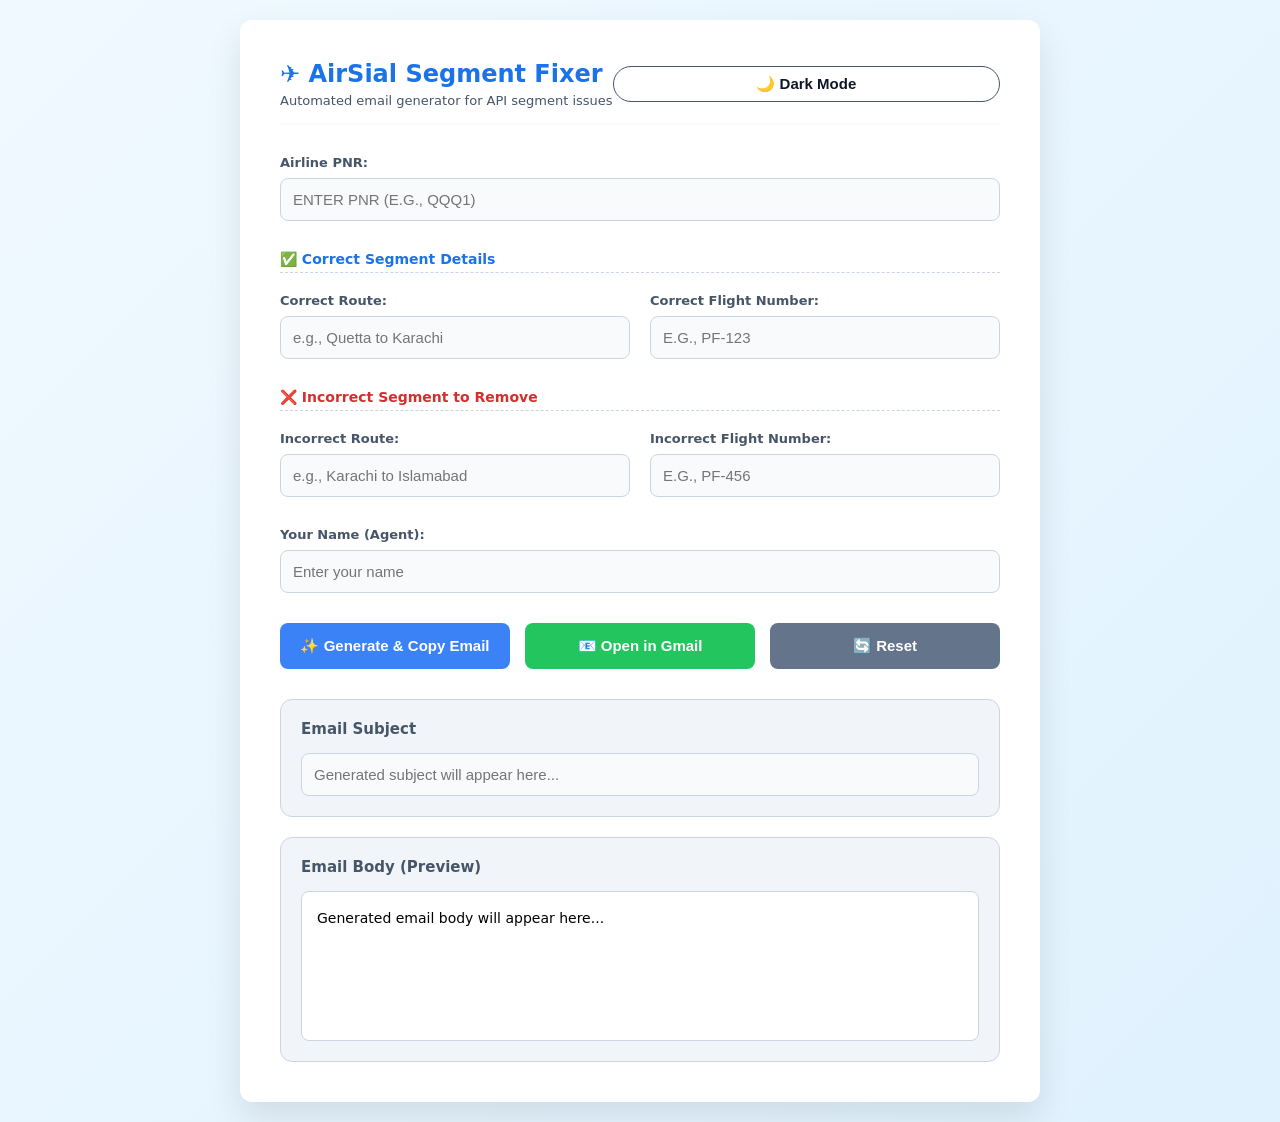
<file: AirSial Segment Fixer/index.html>
<!DOCTYPE html>
<html lang="en" data-theme="light">
<head>
  <meta charset="UTF-8">
  <meta name="viewport" content="width=device-width, initial-scale=1.0">
  <title>AirSial Segment Correction</title>
  <link rel="stylesheet" href="style.css">
</head>
<body>

<div class="container">
  <div class="header">
    <div>
      <h2 style="color: #1a73e8; margin: 0;">✈️ AirSial Segment Fixer</h2>
      <p style="font-size: 13px; color: var(--text-muted); margin-top: 5px;">Automated email generator for API segment issues</p>
    </div>
    <button class="theme-toggle" onclick="toggleTheme()">🌙 Dark Mode</button>
  </div>

  <div class="form-grid">
    <div class="full-width">
      <label>Airline PNR:</label>
      <input type="text" id="pnr" placeholder="Enter PNR (e.g., QQQ1)" style="text-transform: uppercase;">
    </div>

    <div class="section-title full-width">✅ Correct Segment Details</div>
    <div>
      <label>Correct Route:</label>
      <input type="text" id="correctRoute" placeholder="e.g., Quetta to Karachi">
    </div>
    <div>
      <label>Correct Flight Number:</label>
      <input type="text" id="correctFlight" placeholder="e.g., PF-123" style="text-transform: uppercase;">
    </div>

    <div class="section-title full-width" style="color: #d32f2f;">❌ Incorrect Segment to Remove</div>
    <div>
      <label>Incorrect Route:</label>
      <input type="text" id="wrongRoute" placeholder="e.g., Karachi to Islamabad">
    </div>
    <div>
      <label>Incorrect Flight Number:</label>
      <input type="text" id="wrongFlight" placeholder="e.g., PF-456" style="text-transform: uppercase;">
    </div>

    <div class="full-width" style="margin-top: 10px;">
      <label>Your Name (Agent):</label>
      <input type="text" id="agentName" placeholder="Enter your name">
    </div>
  </div>

  <div class="button-group">
    <button class="btn-primary" onclick="generateEmail()">✨ Generate & Copy Email</button>
    <button class="btn-success" onclick="openEmail()">📧 Open in Gmail</button>
    <button class="btn-secondary" onclick="location.reload()">🔄 Reset</button>
  </div>

  <div class="output-section">
    <div class="output-box full-width">
      <h3>Email Subject</h3>
      <input type="text" id="subject" readonly placeholder="Generated subject will appear here...">
    </div>

    <div class="output-box full-width">
      <h3>Email Body (Preview)</h3>
      <div id="body" class="rich-text-box">Generated email body will appear here...</div>
    </div>
  </div>

</div>

<script src="script.js"></script>
</body>
</html>
</file>
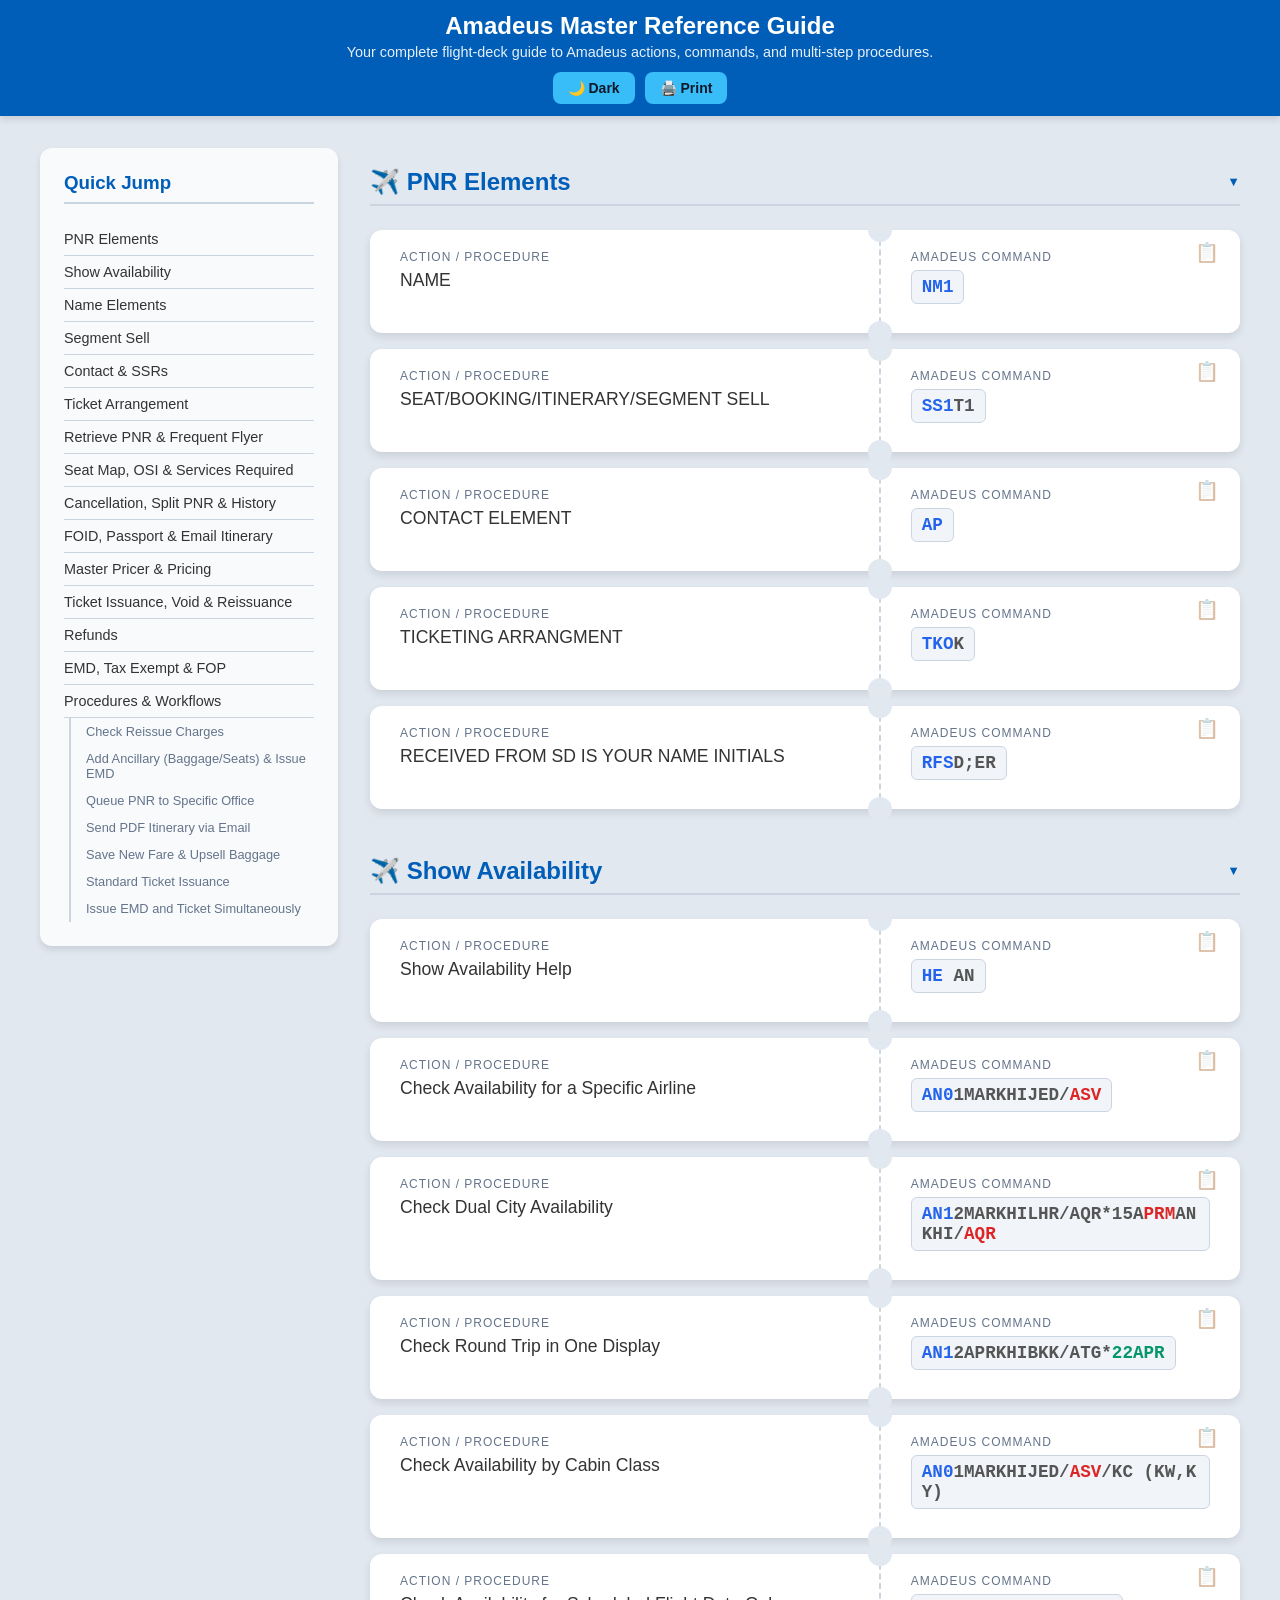
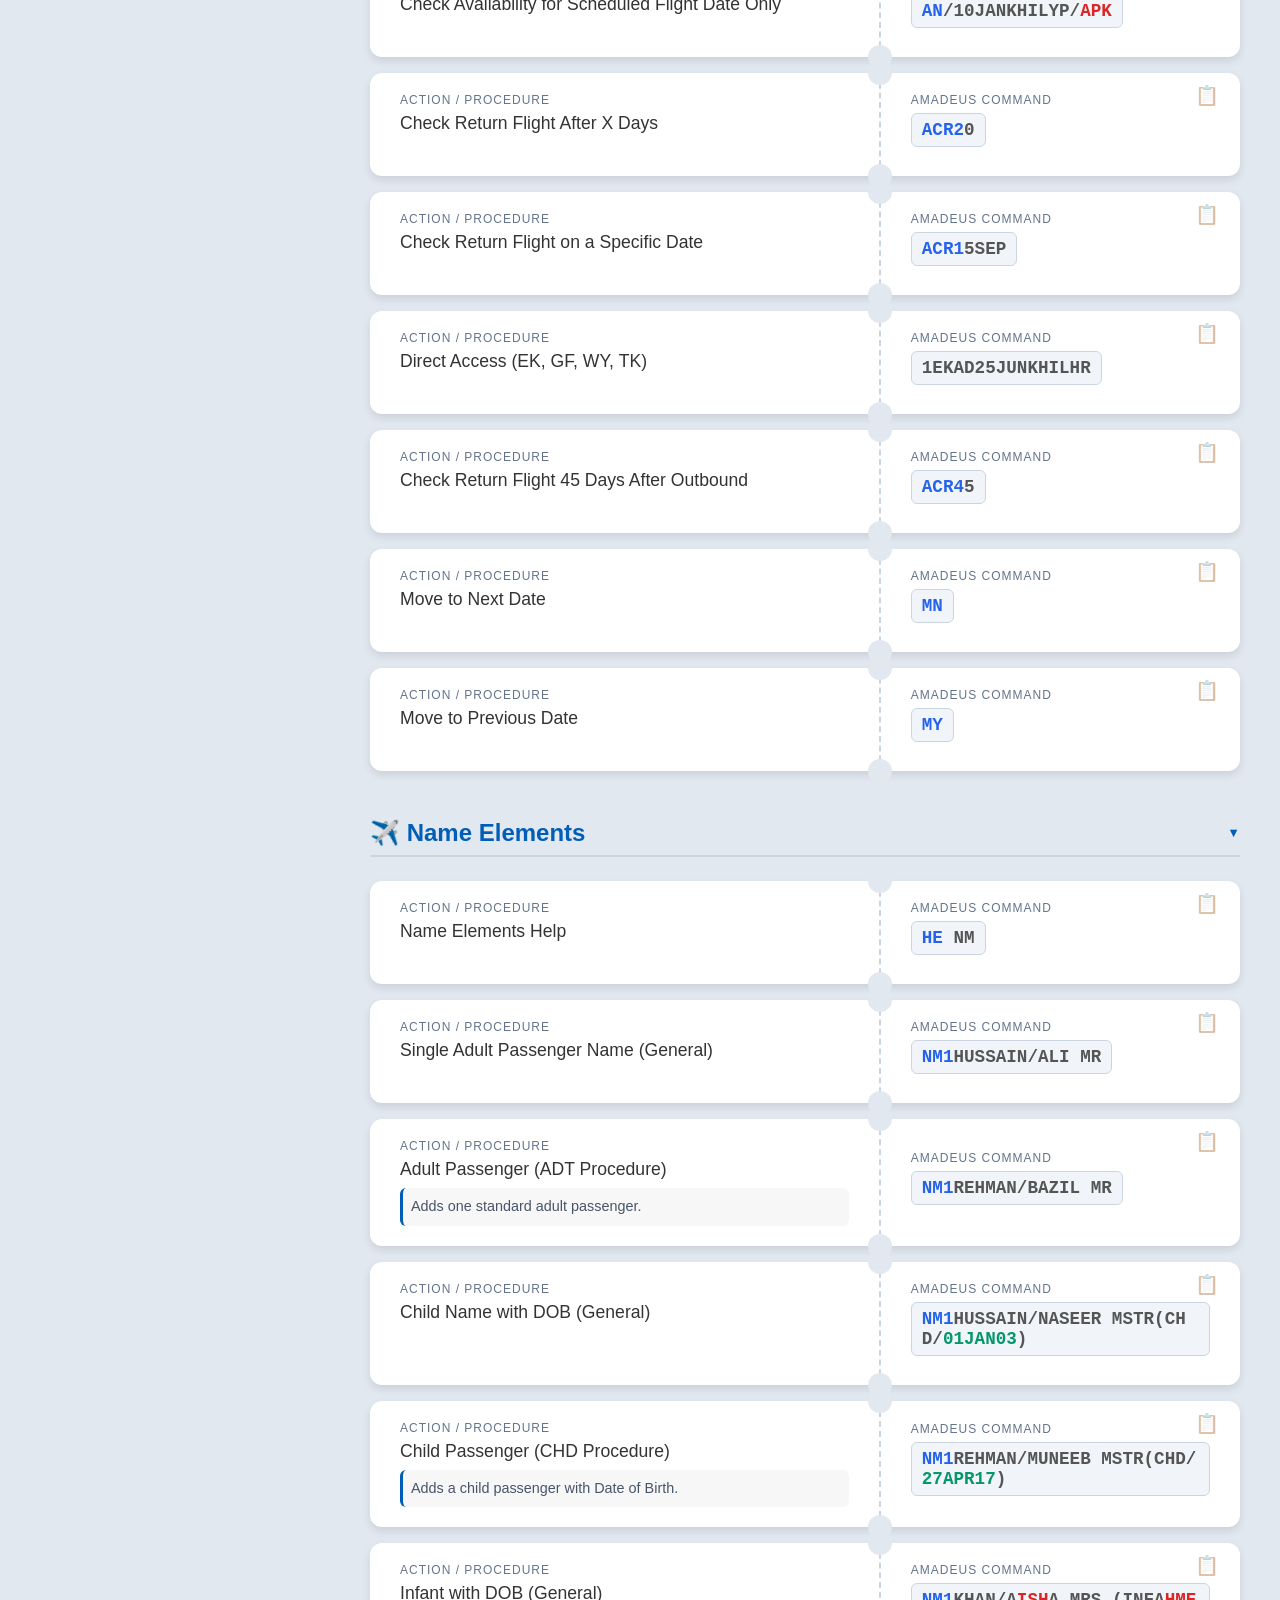
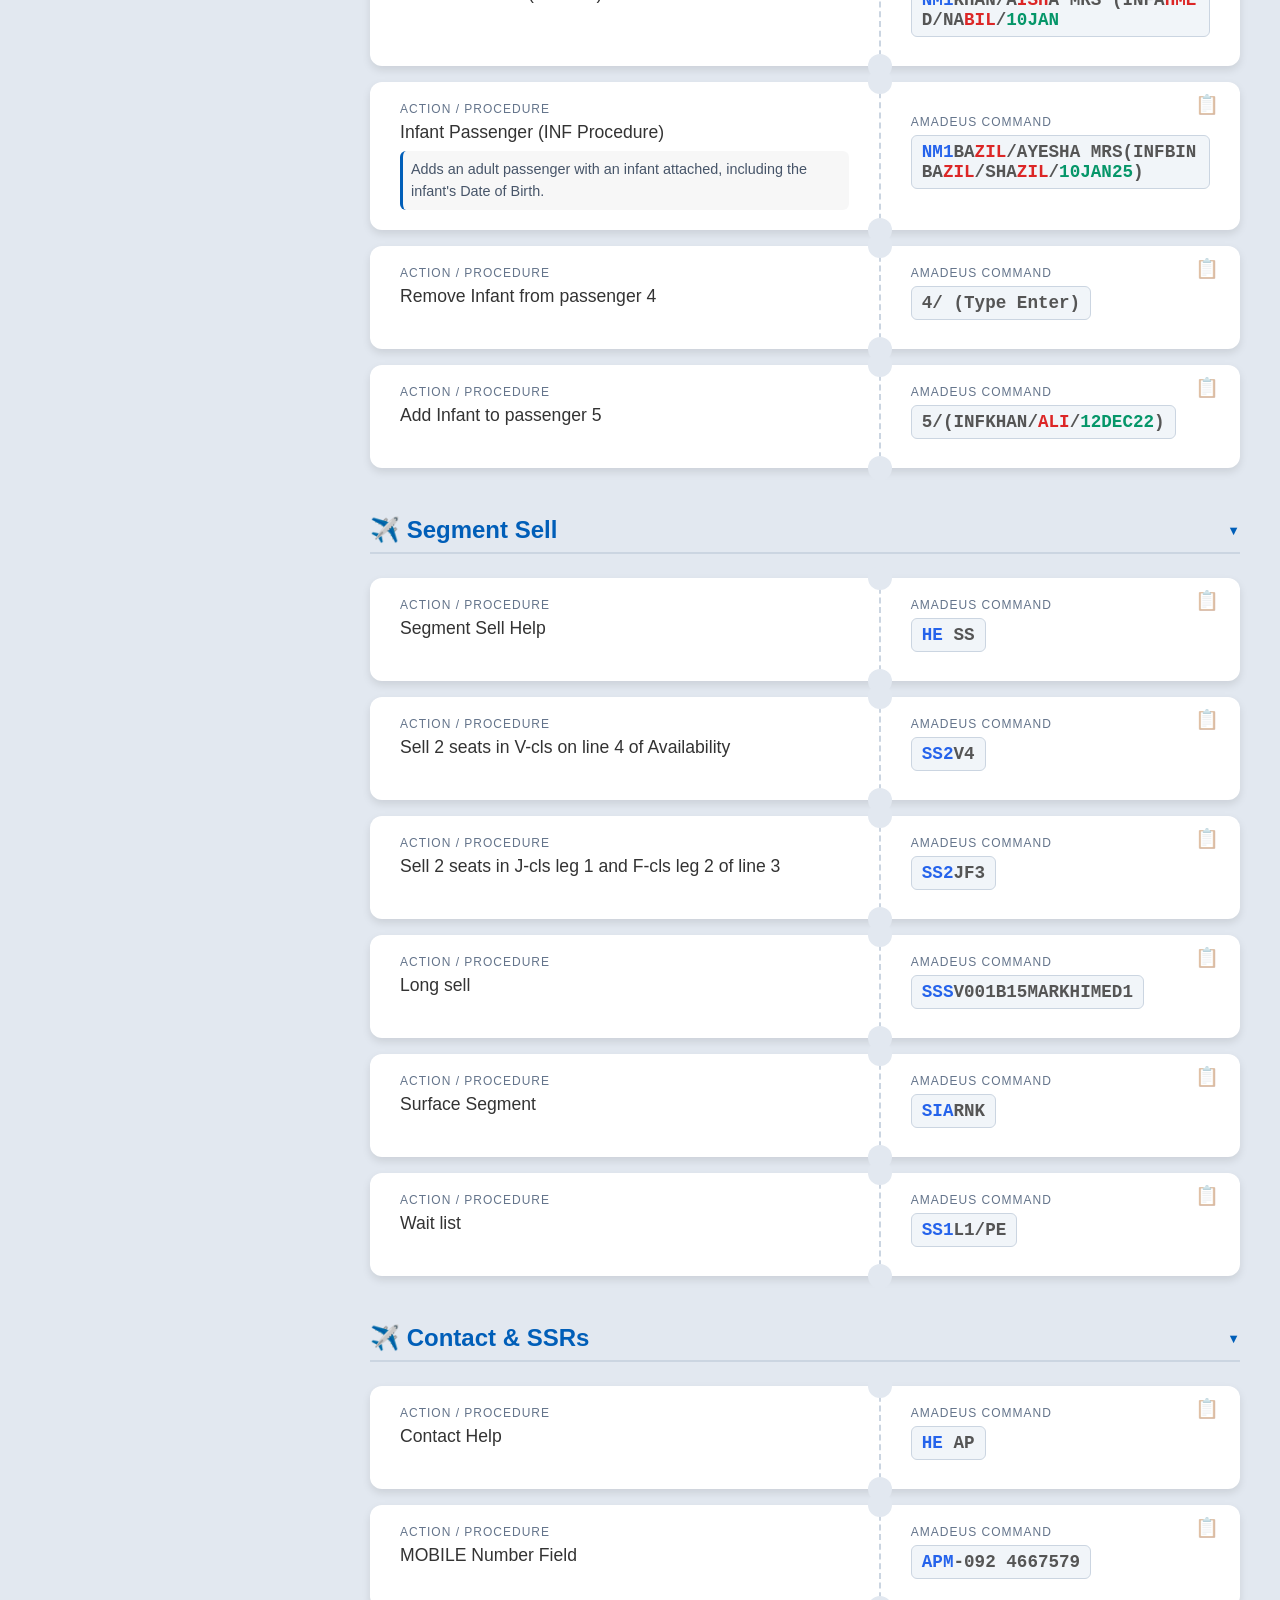
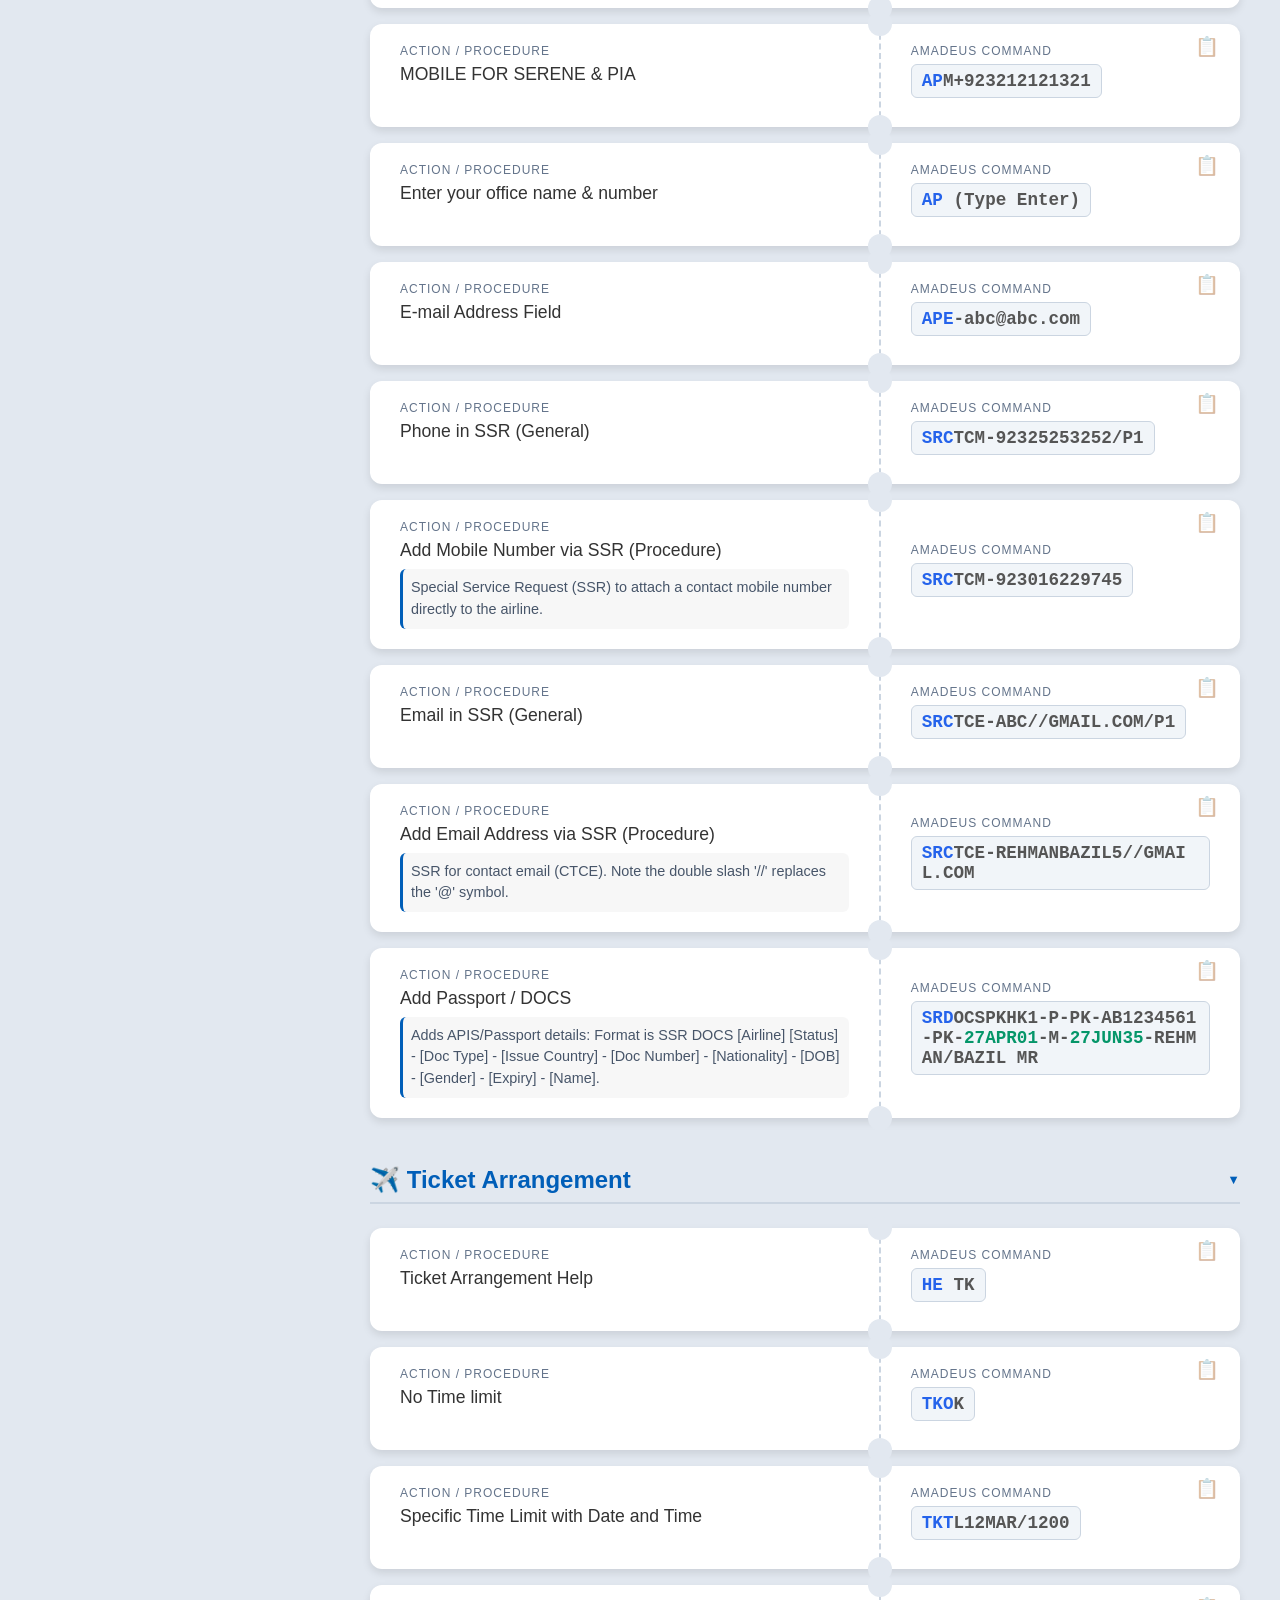
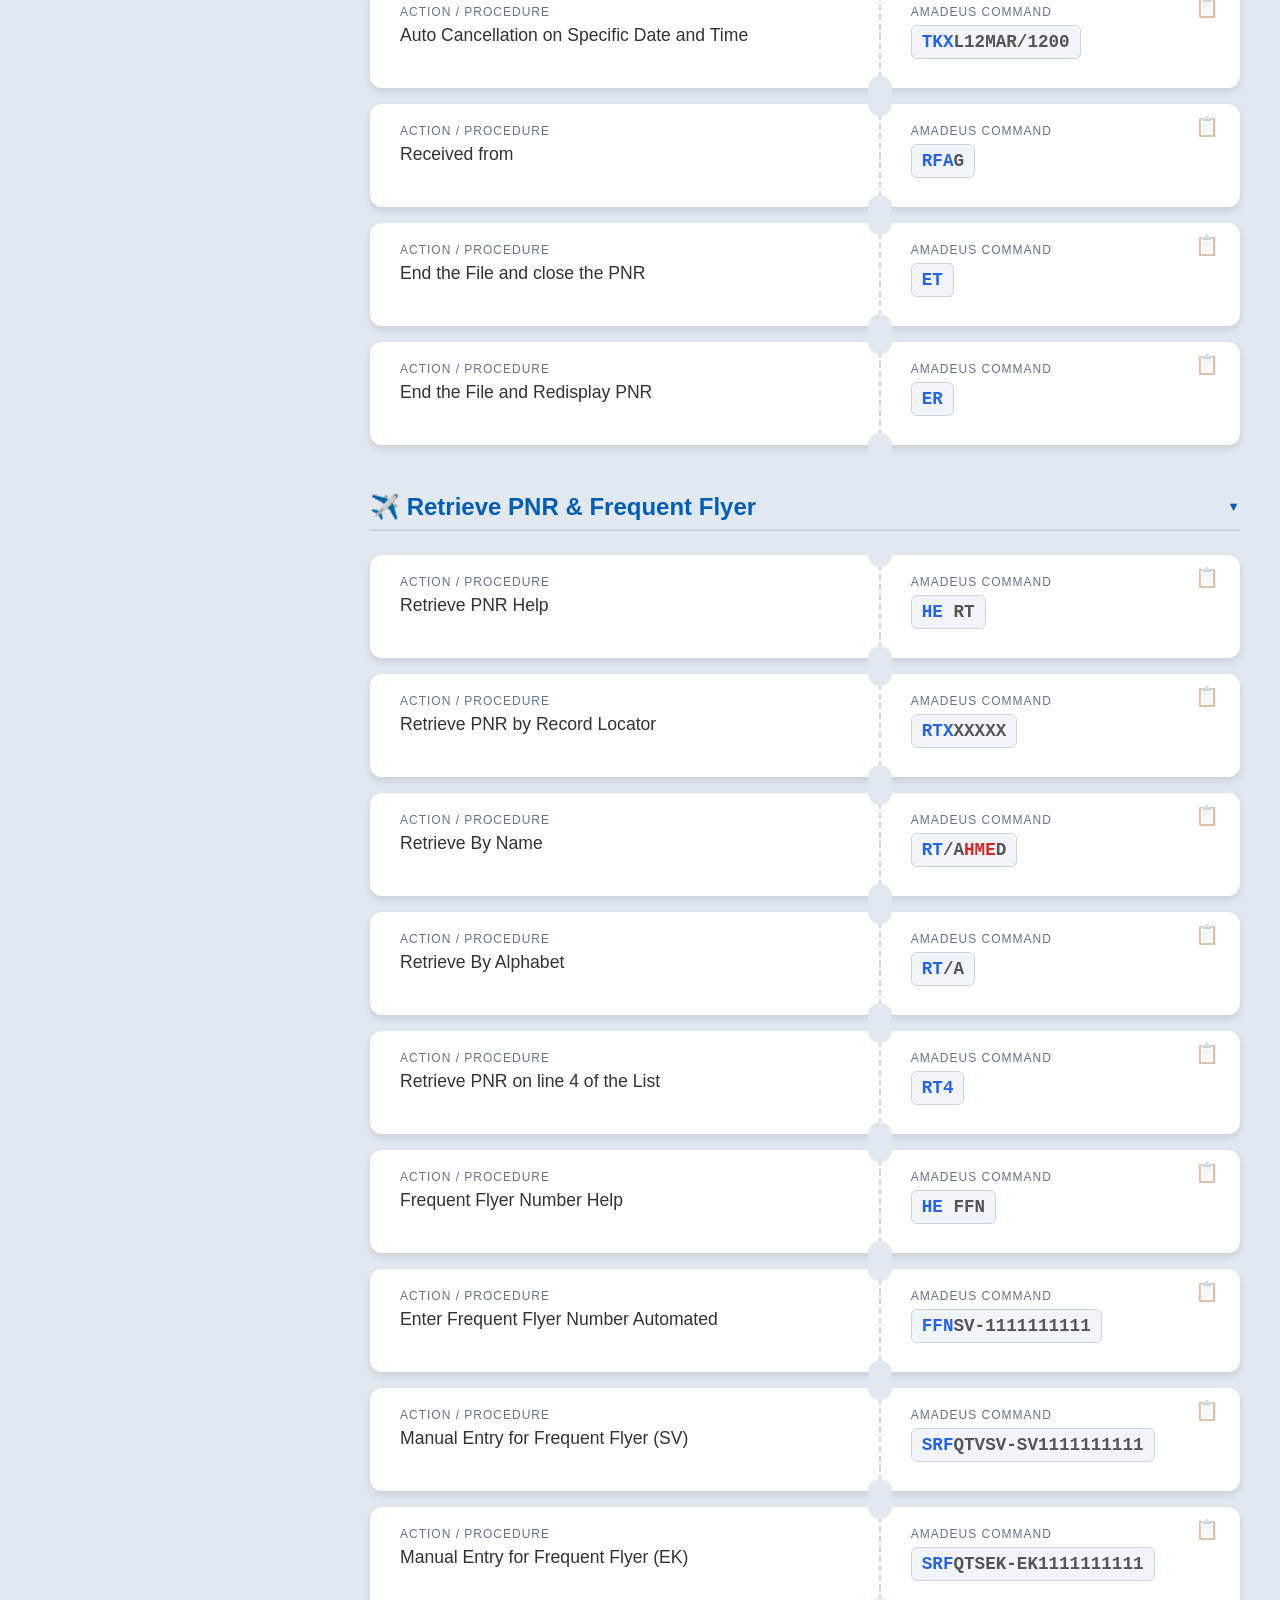
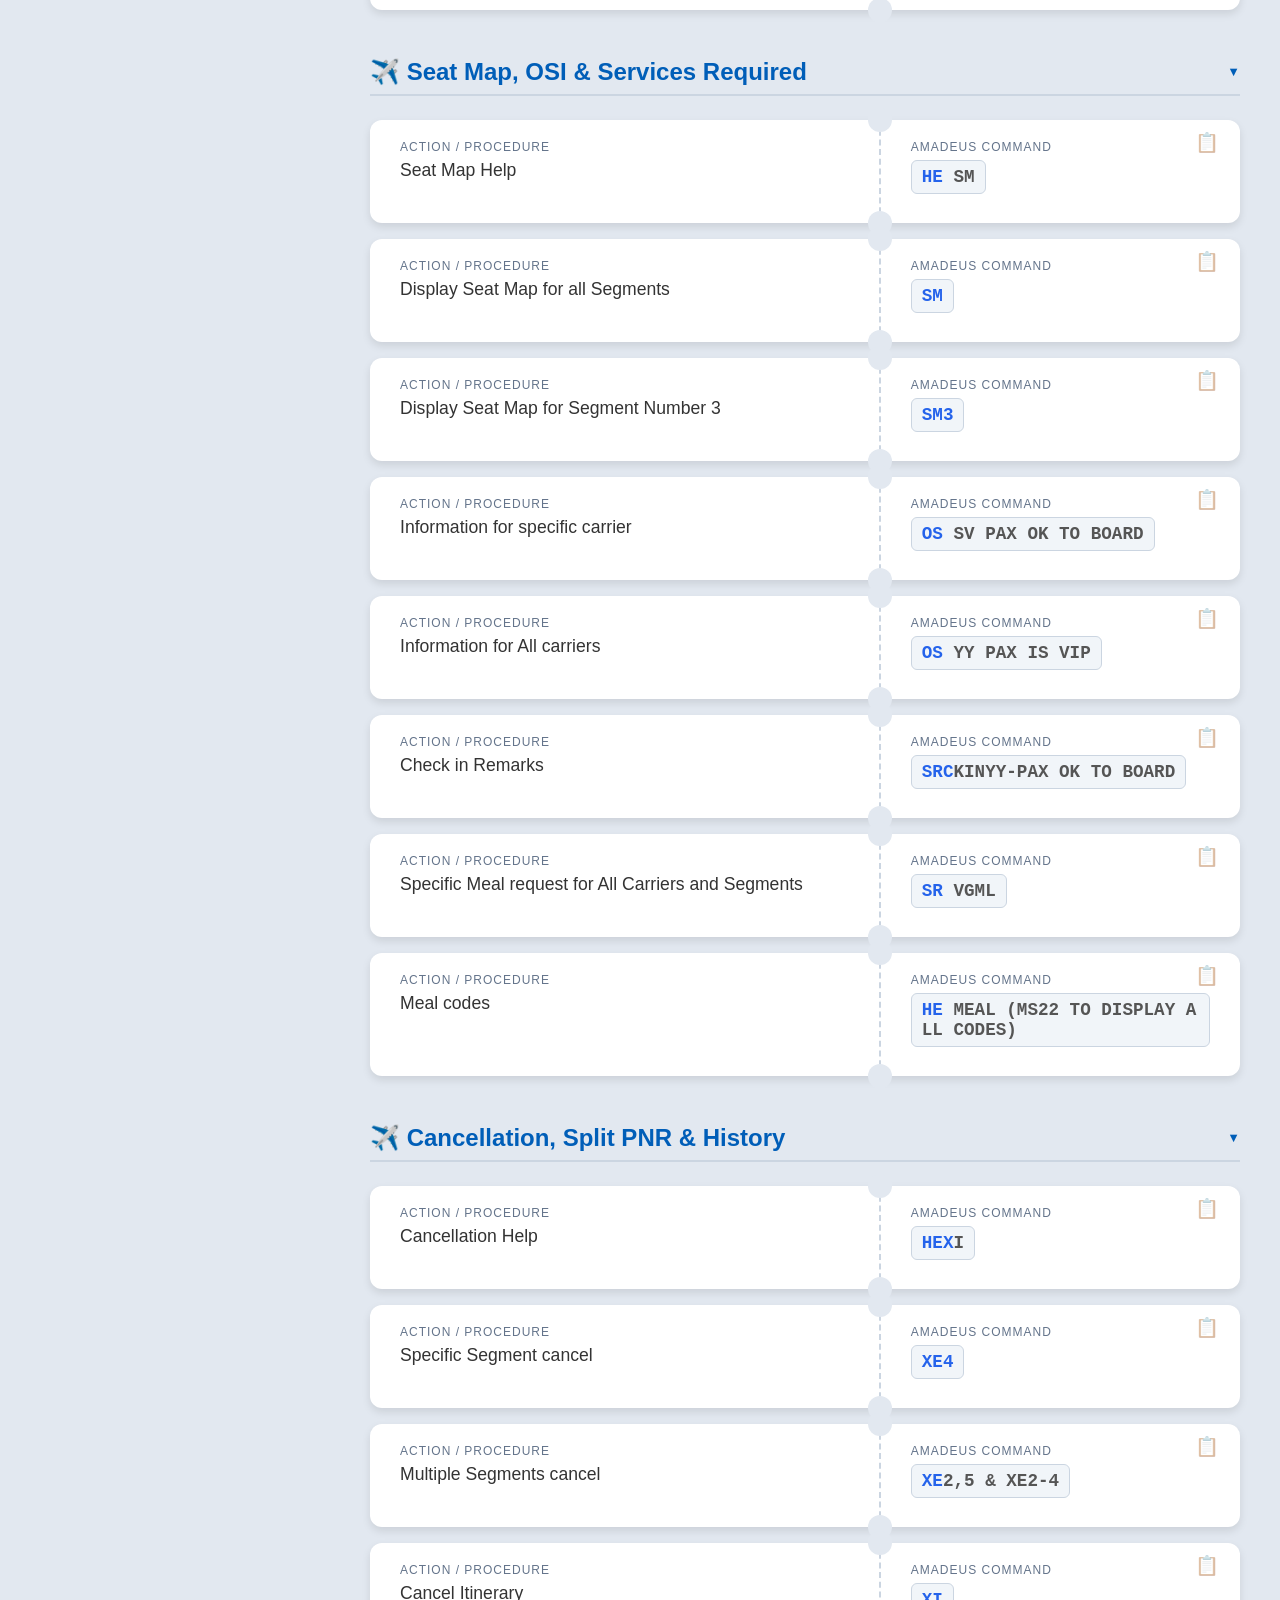
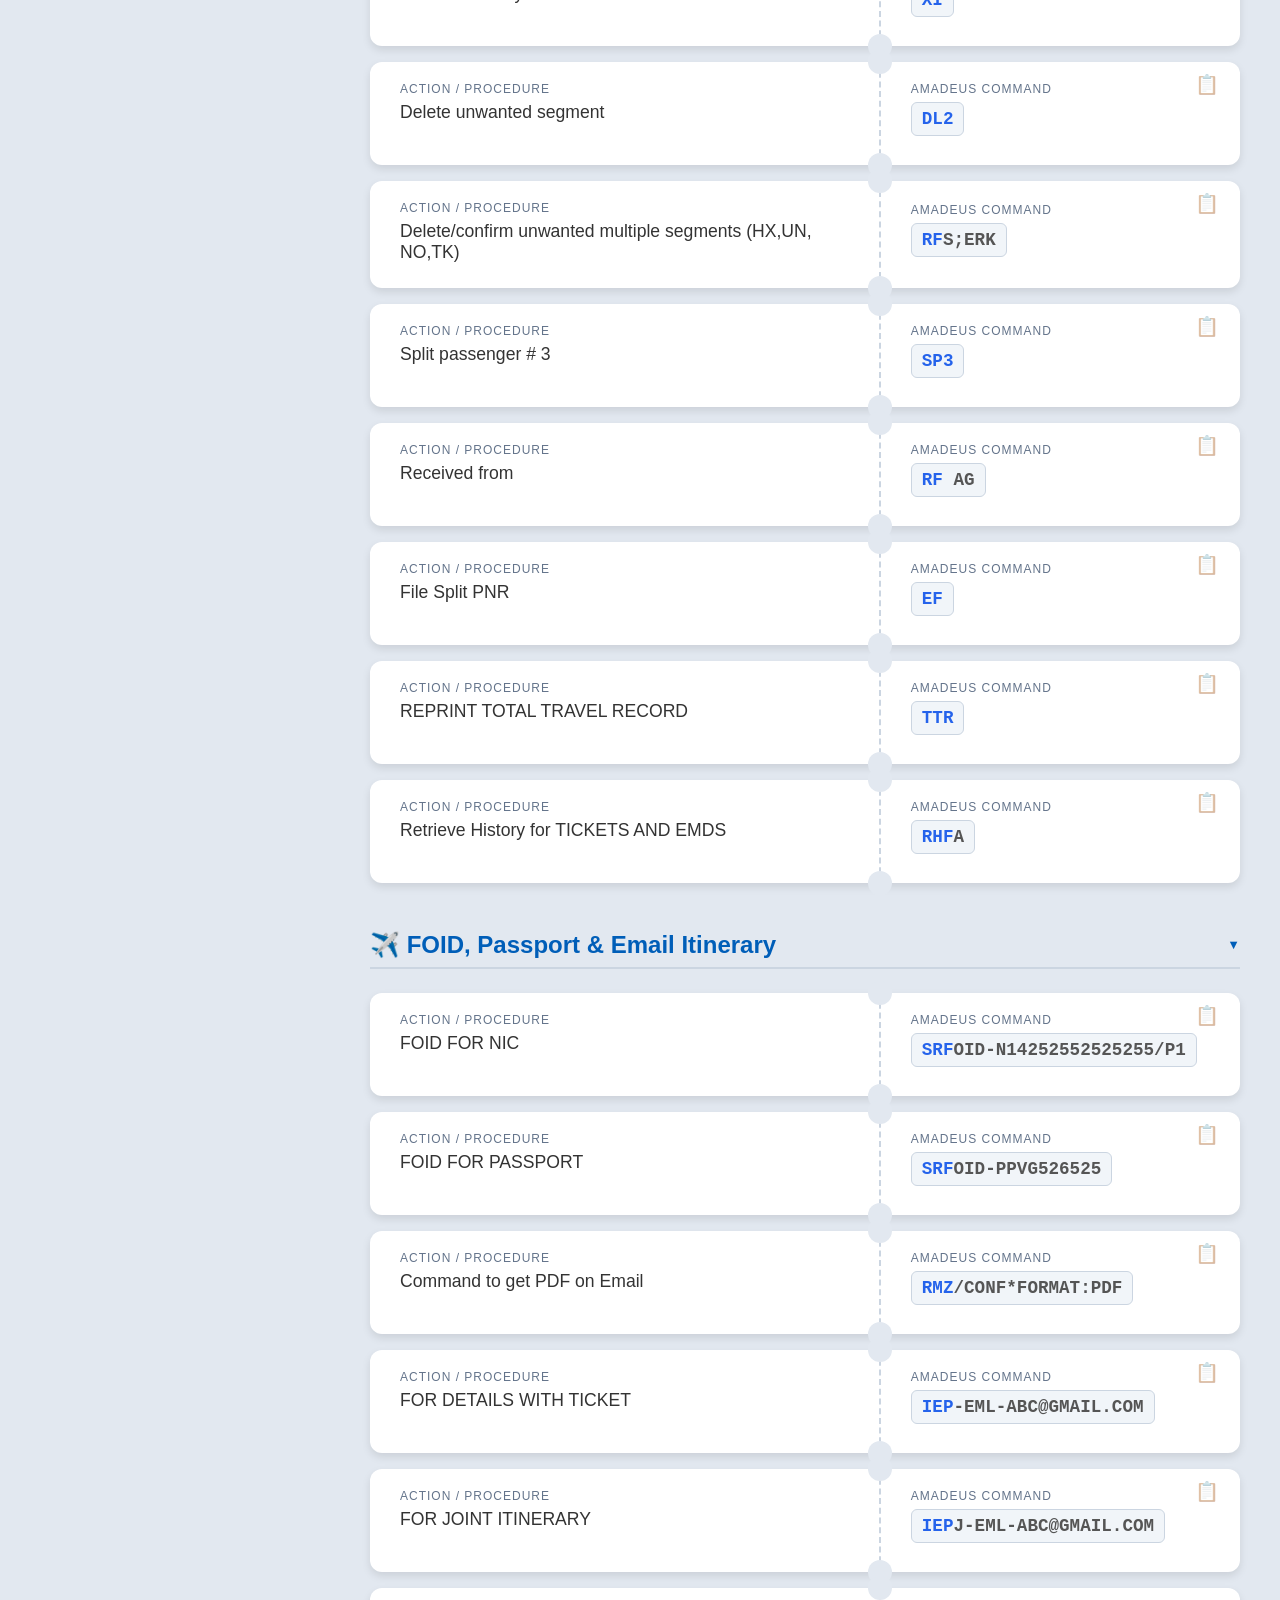
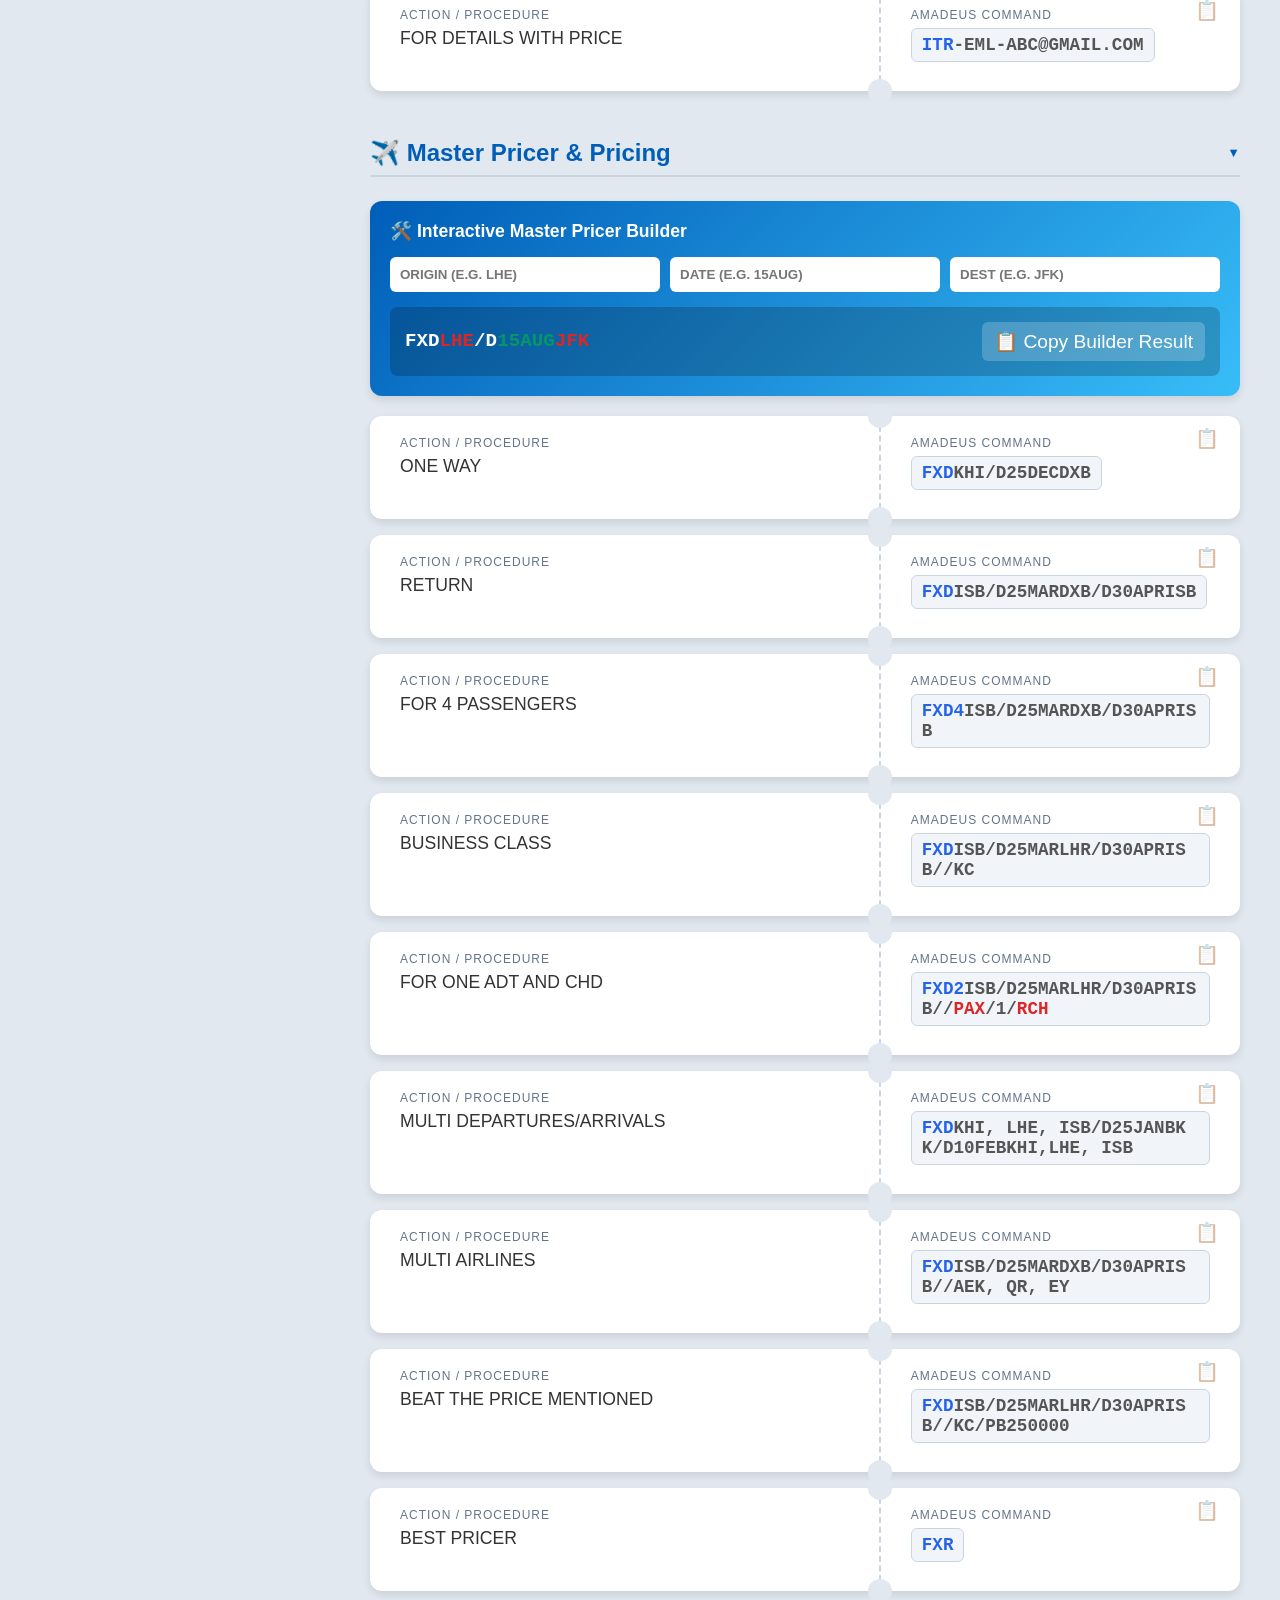
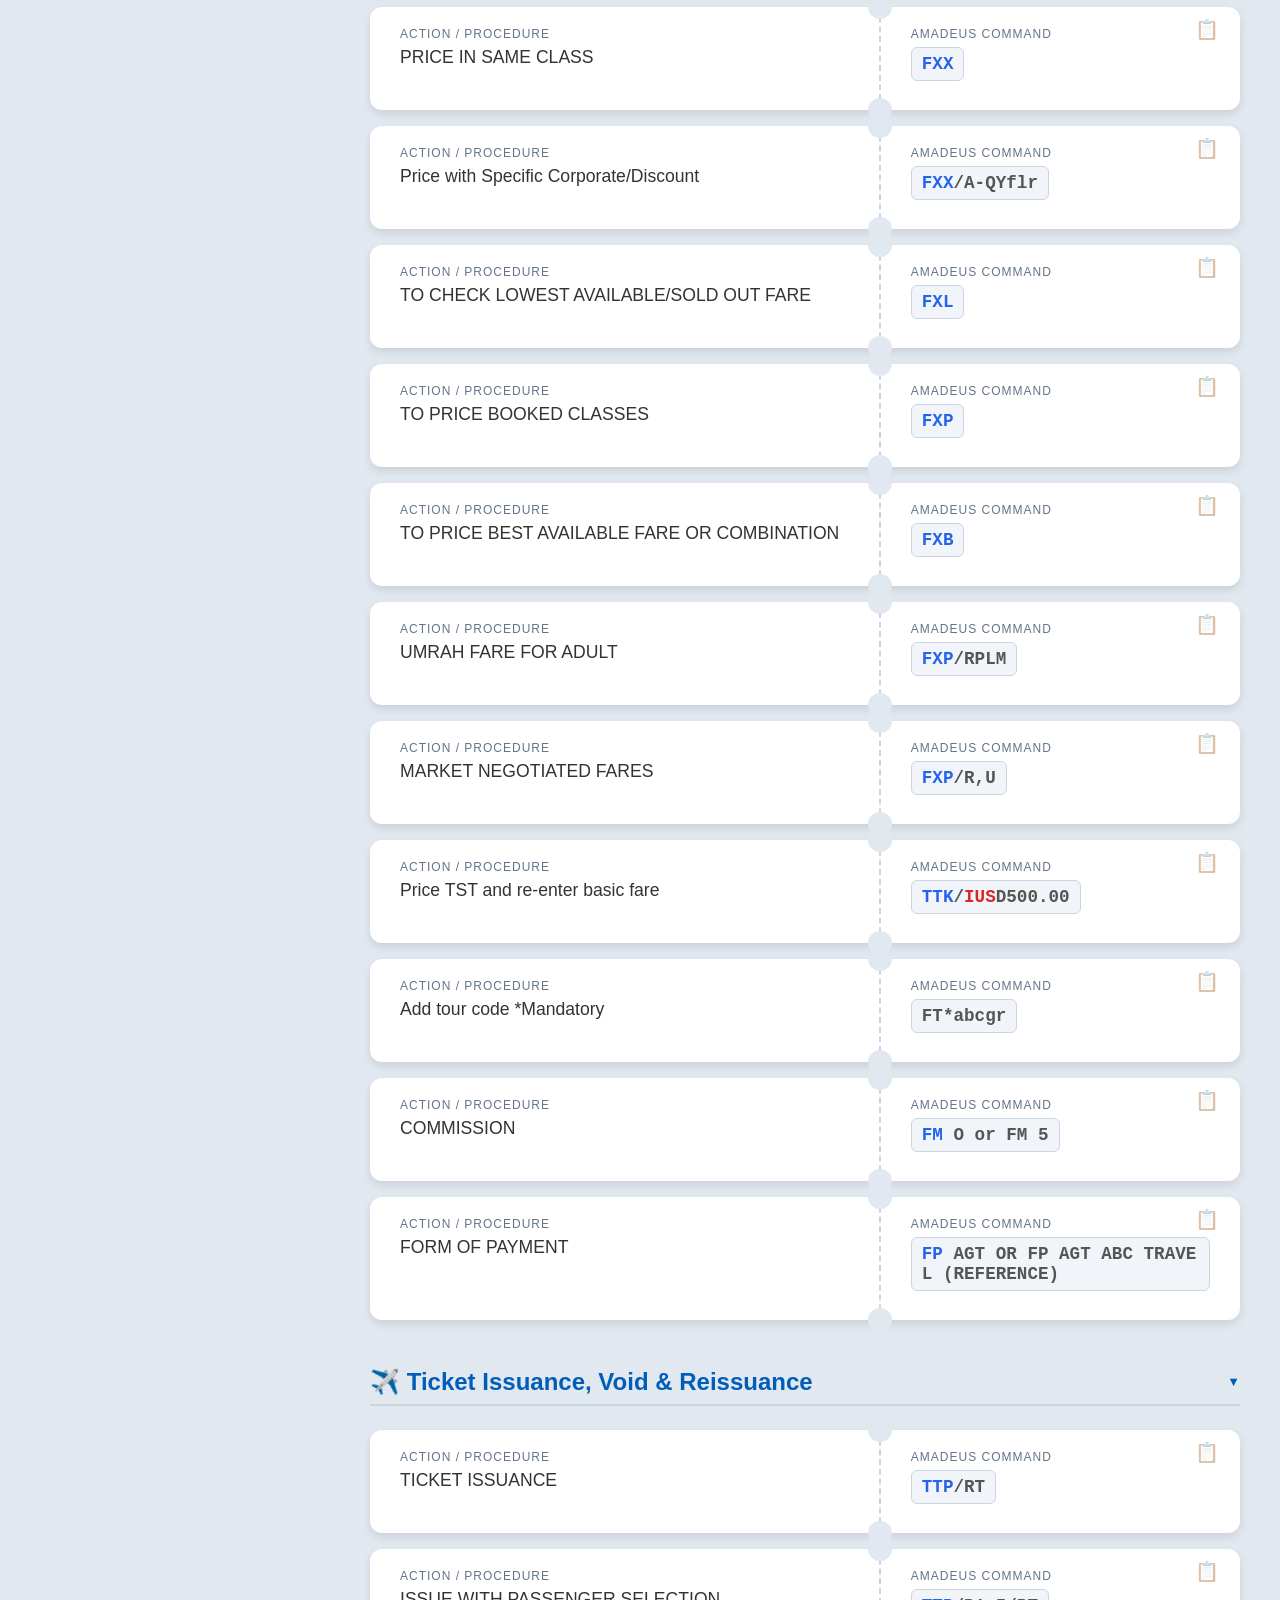
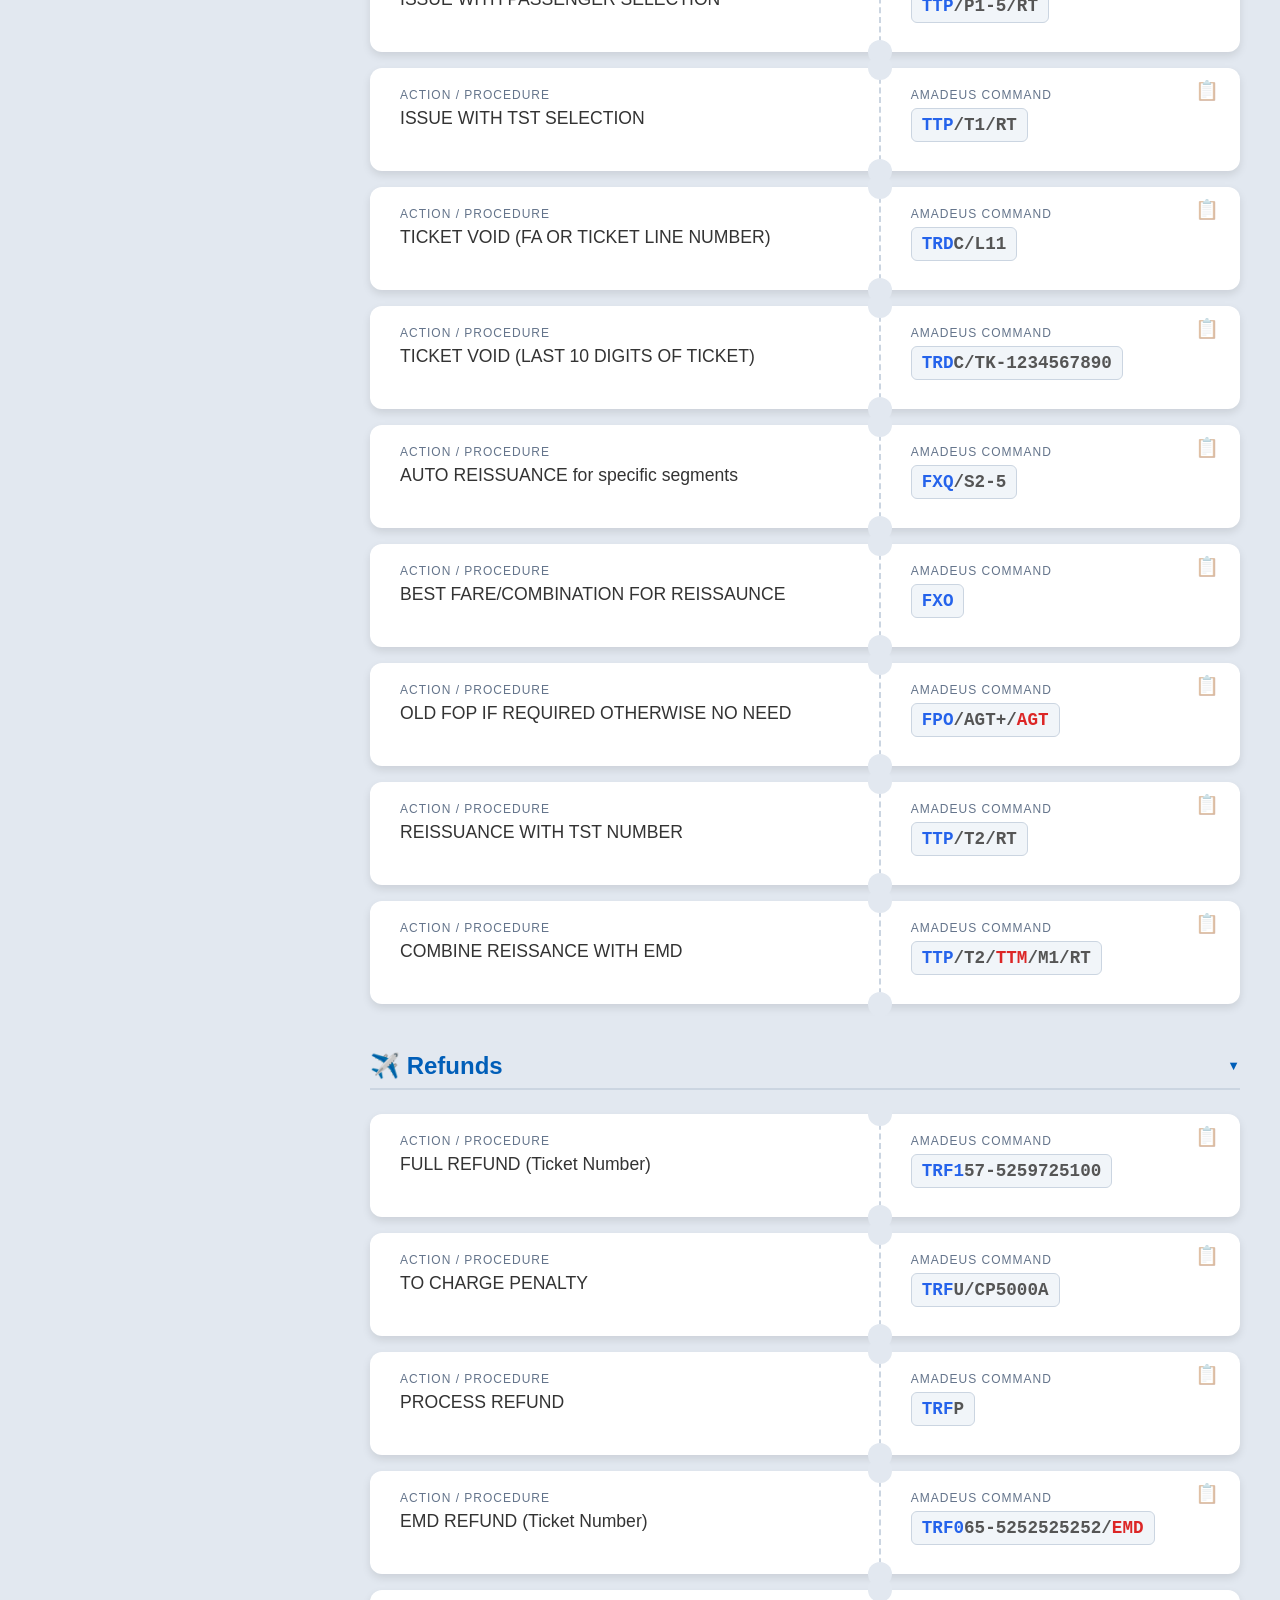
<file: Amadeus Command Notes/index.html>
<!DOCTYPE html>
<html lang="en">
<head>
    <meta charset="UTF-8">
    <meta name="viewport" content="width=device-width, initial-scale=1.0">
    <title>Amadeus Master Reference Guide</title>
    <link rel="stylesheet" href="style.css">
</head>
<body>
    <header>
        <div class="header-content">
            <h1>Amadeus Master Reference Guide</h1>
            <p>Your complete flight-deck guide to Amadeus actions, commands, and multi-step procedures.</p>
            <div class="controls">
                <button id="themeToggle" class="theme-btn" title="Toggle Theme">🌙 Dark</button>
                <button class="print-btn" onclick="window.print()" title="Print Cheat Sheet">🖨️ Print</button>
            </div>
        </div>
    </header>

    <div class="layout-container">
        <aside class="sidebar">
            <h3>Quick Jump</h3>
            <nav id="sidebarNav">
                </nav>
        </aside>

        <main id="contentContainer">
            </main>
    </div>

    <footer>
        <p>Flight Reference Guide • Maintained and Curated by Qasim Ali</p>
    </footer>

    <script src="script.js"></script>
</body>
</html>
</file>
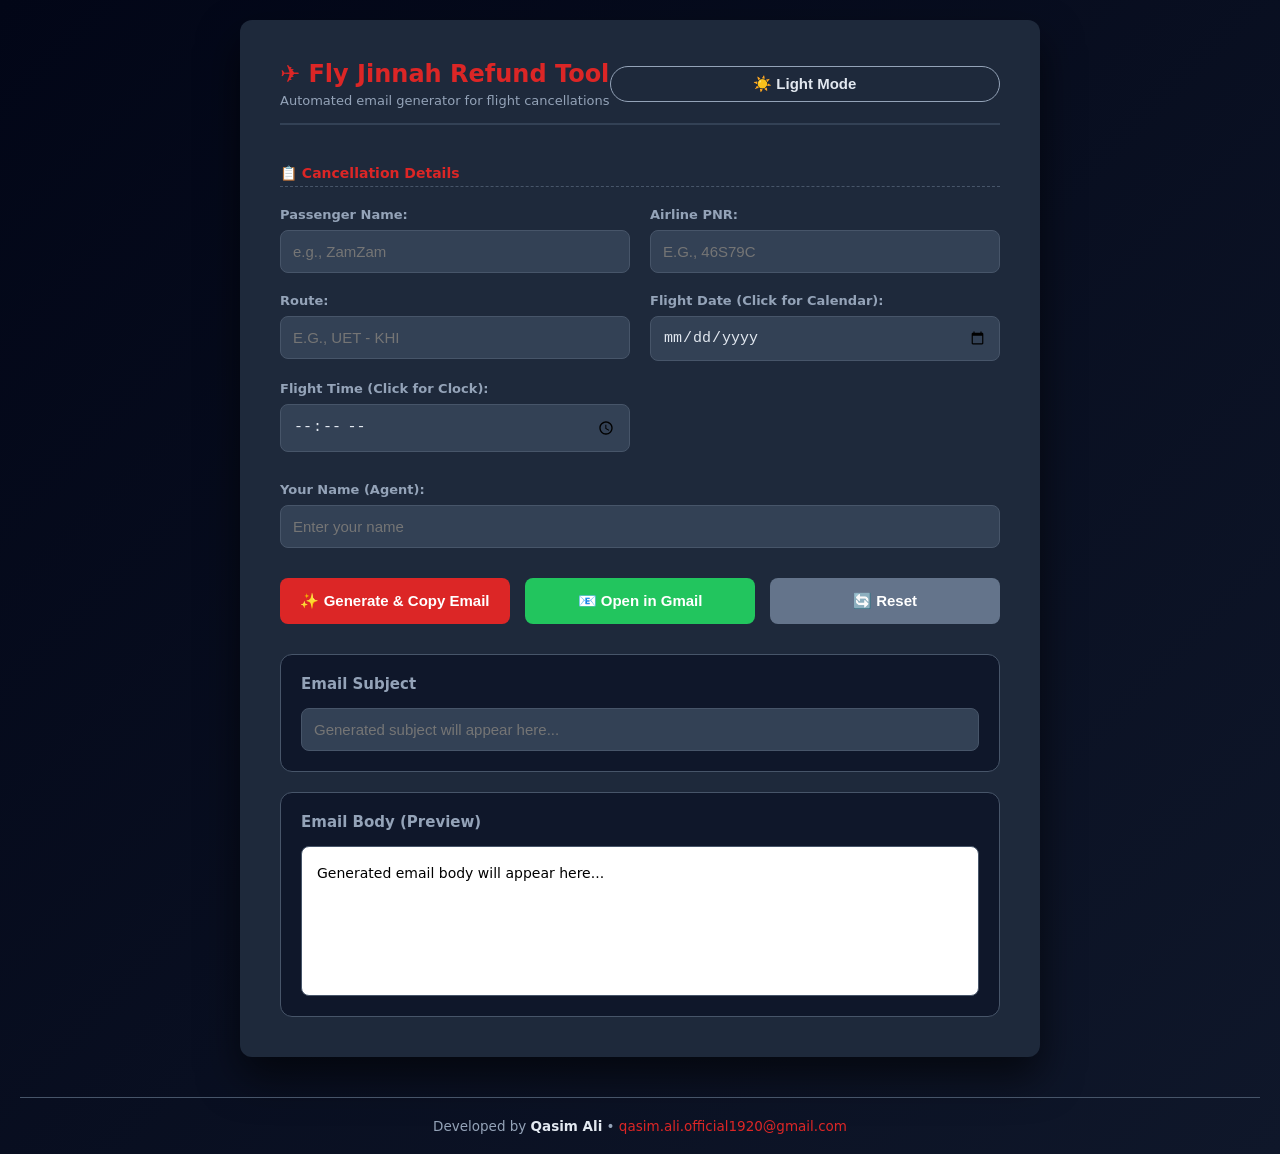
<file: Fly Jinnah Refund/index.html>
<!DOCTYPE html>
<html lang="en" data-theme="dark">
<head>
  <meta charset="UTF-8">
  <meta name="viewport" content="width=device-width, initial-scale=1.0">
  <title>Fly Jinnah Refund Request</title>
  <link rel="stylesheet" href="style.css">
</head>
<body>

<div class="container">
  <div class="header">
    <div>
      <h2 style="color: #dc2626; margin: 0;">✈️ Fly Jinnah Refund Tool</h2>
      <p style="font-size: 13px; color: var(--text-muted); margin-top: 5px;">Automated email generator for flight cancellations</p>
    </div>
    <button class="theme-toggle" onclick="toggleTheme()">☀️ Light Mode</button>
  </div>

  <div class="form-grid">
    <div class="section-title full-width">📋 Cancellation Details</div>
    
    <div>
      <label>Passenger Name:</label>
      <input type="text" id="paxName" placeholder="e.g., ZamZam">
    </div>
    
    <div>
      <label>Airline PNR:</label>
      <input type="text" id="pnr" placeholder="e.g., 46S79C" style="text-transform: uppercase;">
    </div>

    <div>
      <label>Route:</label>
      <input type="text" id="route" placeholder="e.g., UET - KHI" style="text-transform: uppercase;">
    </div>
    
    <div>
      <label>Flight Date (Click for Calendar):</label>
      <input type="date" id="flightDate">
    </div>
    
    <div>
      <label>Flight Time (Click for Clock):</label>
      <input type="time" id="flightTime">
    </div>

    <div class="full-width" style="margin-top: 10px;">
      <label>Your Name (Agent):</label>
      <input type="text" id="agentName" placeholder="Enter your name">
    </div>
  </div>

  <div class="button-group">
    <button class="btn-primary" onclick="generateEmail()">✨ Generate & Copy Email</button>
    <button class="btn-success" onclick="openEmail()">📧 Open in Gmail</button>
    <button class="btn-secondary" onclick="location.reload()">🔄 Reset</button>
  </div>

  <div class="output-section">
    <div class="output-box full-width">
      <h3>Email Subject</h3>
      <input type="text" id="subject" readonly placeholder="Generated subject will appear here...">
    </div>

    <div class="output-box full-width">
      <h3>Email Body (Preview)</h3>
      <div id="body" class="rich-text-box">Generated email body will appear here...</div>
    </div>
  </div>

</div>

<footer>
  <p>Developed by <b>Qasim Ali</b> &bull; <a href="mailto:qasim.ali.official1920@gmail.com">qasim.ali.official1920@gmail.com</a></p>
</footer>

<script src="script.js"></script>
</body>
</html>
</file>
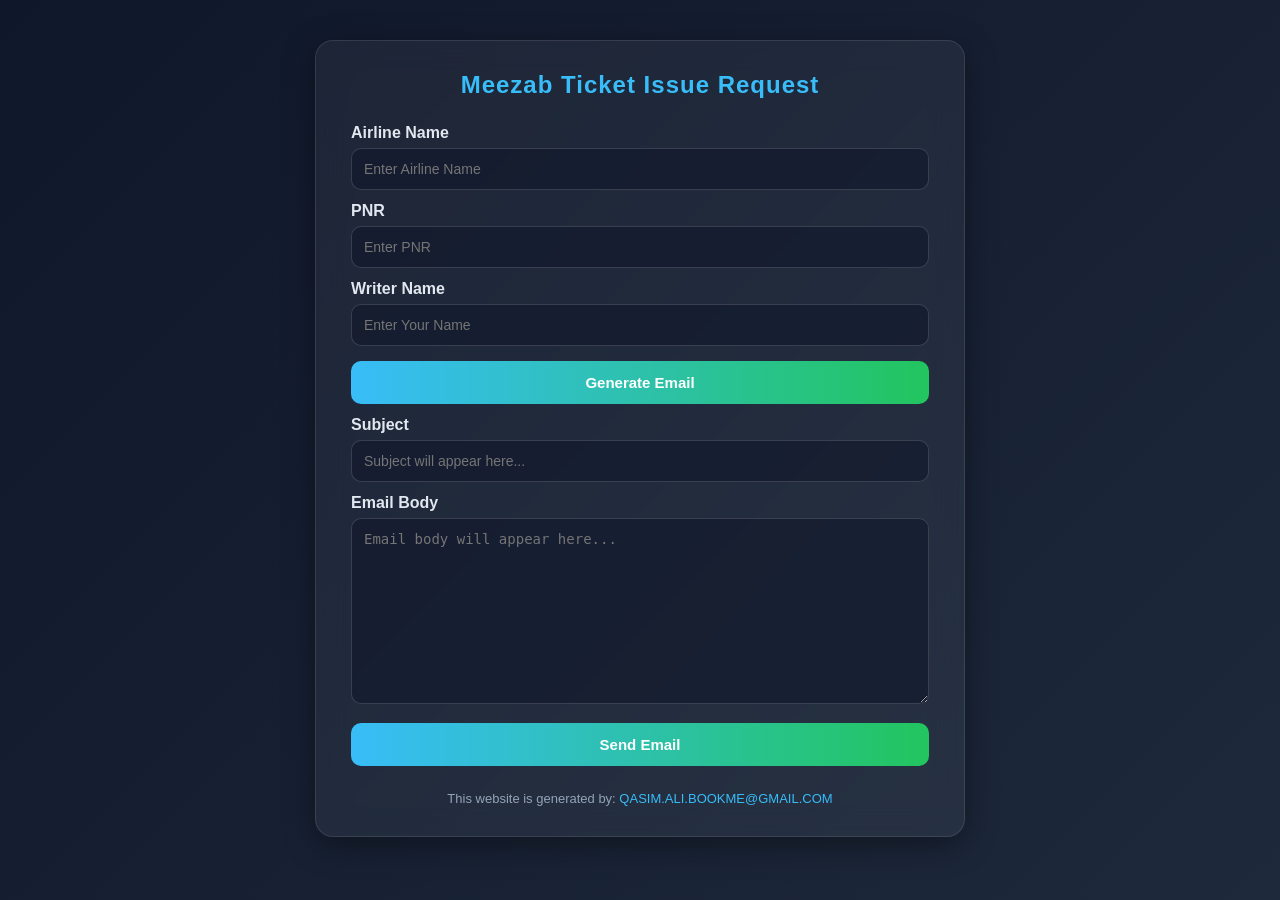
<file: Meezab Ticket Request/index.html>
<!DOCTYPE html>
<html lang="en">
<head>
    <meta charset="UTF-8">
    <title>Meezab Ticket Request</title>
    <link rel="stylesheet" href="style.css">
</head>
<body>

<div class="container">
    <h2>Meezab Ticket Issue Request</h2>

    <label>Airline Name</label>
    <input type="text" id="airline" placeholder="Enter Airline Name">

    <label>PNR</label>
    <input type="text" id="pnr" placeholder="Enter PNR">

    <label>Writer Name</label>
    <input type="text" id="writer" placeholder="Enter Your Name">

    <button onclick="generateEmail()">Generate Email</button>

    <label>Subject</label>
    <input type="text" id="subject" placeholder="Subject will appear here...">

    <label>Email Body</label>
    <textarea id="body" rows="10" placeholder="Email body will appear here..."></textarea>

    <button onclick="sendEmail()">Send Email</button>

    <!-- Footer -->
    <footer>
        This website is generated by:
        <a href="mailto:QASIM.ALI.BOOKME@GMAIL.COM">QASIM.ALI.BOOKME@GMAIL.COM</a>
    </footer>
</div>

<script src="script.js"></script>
</body>
</html>
</file>
<file: AirSial Segment Fixer/style.css>
/* --- THEME VARIABLES --- */
:root[data-theme="dark"] {
  --bg-main: linear-gradient(135deg, #020617, #0f172a);
  --card-bg: #1e293b;
  --text-main: #e2e8f0;
  --text-muted: #94a3b8;
  --input-bg: #334155;
  --input-border: #475569;
  --box-bg: #0f172a;
  --shadow: 0 20px 40px rgba(0,0,0,0.6);
}

:root[data-theme="light"] {
  --bg-main: linear-gradient(135deg, #f0f9ff, #e0f2fe);
  --card-bg: #ffffff;
  --text-main: #0f172a;
  --text-muted: #475569;
  --input-bg: #f8fafc;
  --input-border: #cbd5e1;
  --box-bg: #f1f5f9;
  --shadow: 0 15px 35px rgba(0,0,0,0.1);
}

* { box-sizing: border-box; margin: 0; padding: 0; }

body {
  font-family: 'Segoe UI', system-ui, sans-serif;
  background: var(--bg-main);
  color: var(--text-main);
  min-height: 100vh;
  padding: 20px;
}

.container {
  max-width: 800px;
  margin: 0 auto;
  background: var(--card-bg);
  padding: 40px;
  border-radius: 12px;
  box-shadow: var(--shadow);
}

.header {
  display: flex;
  justify-content: space-between;
  align-items: center;
  margin-bottom: 30px;
  border-bottom: 2px solid var(--input-bg);
  padding-bottom: 15px;
}

.theme-toggle {
  background: transparent;
  border: 1px solid var(--text-muted);
  color: var(--text-main);
  padding: 8px 16px;
  border-radius: 20px;
  cursor: pointer;
}

.theme-toggle:hover { background: var(--input-bg); }

.form-grid {
  display: grid;
  grid-template-columns: 1fr 1fr;
  gap: 20px;
}

.full-width { grid-column: span 2; }

.section-title {
  margin-top: 10px;
  font-size: 14px;
  font-weight: bold;
  color: #1a73e8;
  border-bottom: 1px dashed var(--input-border);
  padding-bottom: 5px;
}

label {
  display: block;
  margin-bottom: 8px;
  font-size: 13px;
  font-weight: 600;
  color: var(--text-muted);
}

input {
  width: 100%;
  padding: 12px;
  border-radius: 8px;
  border: 1px solid var(--input-border);
  background: var(--input-bg);
  color: var(--text-main);
  font-size: 15px;
}

input:focus {
  outline: none;
  border-color: #3b82f6;
  box-shadow: 0 0 0 3px rgba(59, 130, 246, 0.2);
}

.button-group {
  margin-top: 30px;
  display: flex;
  gap: 15px;
}

button {
  padding: 14px 20px;
  border-radius: 8px;
  border: none;
  cursor: pointer;
  font-size: 15px;
  font-weight: 600;
  flex: 1;
}

.btn-primary { background: #3b82f6; color: white; }
.btn-primary:hover { background: #2563eb; }

.btn-success { background: #22c55e; color: white; }
.btn-success:hover { background: #16a34a; }

.btn-secondary { background: #64748b; color: white; }
.btn-secondary:hover { background: #475569; }

.output-section {
  display: grid;
  grid-template-columns: 1fr;
  gap: 20px;
  margin-top: 30px;
}

.output-box {
  background: var(--box-bg);
  padding: 20px;
  border-radius: 12px;
  border: 1px solid var(--input-border);
}

.output-box h3 { margin-bottom: 15px; font-size: 15px; color: var(--text-muted); }

.rich-text-box {
  min-height: 150px;
  padding: 15px;
  border-radius: 8px;
  border: 1px solid var(--input-border);
  background: #ffffff; /* Always white so email preview looks like an email */
  color: #000000;
  font-size: 14px;
  line-height: 1.6;
}

@media (max-width: 768px) {
  .form-grid { grid-template-columns: 1fr; }
  .full-width { grid-column: span 1; }
  .button-group { flex-direction: column; }
}
</file>
<file: Amadeus Command Notes/style.css>
:root {
    --bg-color: #e2e8f0;
    --header-bg: #005eb8;
    --text-color: #333;
    --ticket-bg: #ffffff;
    --ticket-shadow: rgba(0, 0, 0, 0.1);
    --stub-border: #cbd5e1;
    --code-bg: #f1f5f9;
    --code-color: #555;
    --label-color: #64748b;
    --section-title: #005eb8;
    --sidebar-bg: #f8fafc;
    --explanation-color: #475569;
    
    /* Syntax Highlighting Colors */
    --syn-action: #2563eb; /* Blue */
    --syn-date: #059669;   /* Green */
    --syn-airport: #dc2626; /* Red */
}

[data-theme="dark"] {
    --bg-color: #0f172a;
    --header-bg: #1e293b;
    --text-color: #f8fafc;
    --ticket-bg: #1e293b;
    --ticket-shadow: rgba(0, 0, 0, 0.4);
    --stub-border: #475569;
    --code-bg: #0f172a;
    --code-color: #ccc;
    --label-color: #94a3b8;
    --section-title: #38bdf8;
    --sidebar-bg: #1e293b;
    --explanation-color: #cbd5e1;
    
    /* Dark Mode Syntax Colors */
    --syn-action: #60a5fa; /* Light Blue */
    --syn-date: #34d399;   /* Light Green */
    --syn-airport: #f87171; /* Light Red */
}

body {
    font-family: 'Segoe UI', Tahoma, Geneva, Verdana, sans-serif;
    background-color: var(--bg-color);
    color: var(--text-color);
    margin: 0;
    padding: 0;
    transition: background-color 0.3s, color 0.3s;
    scroll-behavior: smooth;
}

header {
    background-color: var(--header-bg);
    color: white;
    padding: 0.75rem 1rem;
    box-shadow: 0 4px 6px rgba(0,0,0,0.1);
    position: sticky;
    top: 0;
    z-index: 100;
}

.header-content { max-width: 1200px; margin: 0 auto; text-align: center; }
.header-content h1 { margin: 0 0 0.25rem 0; font-size: 1.5rem; }
.header-content p { margin: 0 0 0.75rem 0; opacity: 0.9; font-size: 0.9rem; }

.controls {
    display: flex; gap: 10px; justify-content: center; max-width: 700px; margin: 0 auto;
}

.theme-btn, .print-btn {
    padding: 8px 15px; font-size: 14px; background-color: #38bdf8; color: #0f172a;
    border: none; border-radius: 8px; cursor: pointer; font-weight: bold;
}

.layout-container {
    display: flex; max-width: 1200px; margin: 2rem auto; padding: 0 1rem; gap: 2rem; align-items: flex-start;
}

/* Sidebar */
.sidebar {
    position: sticky; top: 120px; width: 250px; background-color: var(--sidebar-bg);
    padding: 1.5rem; border-radius: 12px; box-shadow: 0 4px 6px var(--ticket-shadow);
    max-height: calc(100vh - 140px); overflow-y: auto;
}

.sidebar h3 { margin-top: 0; color: var(--section-title); border-bottom: 2px solid var(--stub-border); padding-bottom: 0.5rem; }
.sidebar a { display: block; color: var(--text-color); text-decoration: none; padding: 8px 0; font-size: 0.9rem; border-bottom: 1px solid var(--stub-border); transition: color 0.2s; }
.sidebar a.sub-link { padding: 6px 0 6px 15px; font-size: 0.8rem; border-bottom: none; color: var(--label-color); border-left: 2px solid var(--stub-border); margin-left: 5px; }
.sidebar a:hover, .sidebar a.sub-link:hover { color: var(--section-title); font-weight: bold; }

main { flex: 1; min-width: 0; }

/* Accordion Category Styling */
.category-section { margin-bottom: 3rem; scroll-margin-top: 120px; }

.category-title {
    color: var(--section-title); border-bottom: 2px solid var(--stub-border);
    padding-bottom: 0.5rem; margin-bottom: 1.5rem; cursor: pointer;
    display: flex; justify-content: space-between; align-items: center;
    user-select: none; transition: opacity 0.2s;
}

.category-title:hover { opacity: 0.8; }
.category-title::after { content: '▼'; font-size: 0.8rem; transition: transform 0.3s; }
.category-section.collapsed .category-title::after { transform: rotate(-90deg); }
.category-section.collapsed .ticket-wrapper { display: none; }

/* Interactive Builder Styling */
.interactive-builder {
    background: linear-gradient(135deg, var(--section-title), #38bdf8);
    color: white; padding: 20px; border-radius: 12px; margin-bottom: 20px;
    box-shadow: 0 4px 8px var(--ticket-shadow); position: relative;
}
.interactive-builder h4 { margin: 0 0 15px 0; font-size: 1.1rem; display: flex; align-items: center; gap: 8px; }
.builder-inputs { display: flex; gap: 10px; margin-bottom: 15px; flex-wrap: wrap; }
.builder-inputs input {
    padding: 10px; border-radius: 6px; border: none; outline: none; flex: 1;
    min-width: 100px; font-weight: bold; text-transform: uppercase;
}
.builder-result-box {
    background: rgba(0,0,0,0.2); padding: 15px; border-radius: 8px; display: flex;
    justify-content: space-between; align-items: center;
}
.builder-result-box code { background: transparent; border: none; color: white; font-size: 1.2rem; padding: 0; margin: 0; }
.builder-result-box .copy-btn { position: static; color: white; opacity: 1; background: rgba(255,255,255,0.2); padding: 8px 12px; border-radius: 6px; }
.builder-result-box .copy-btn:hover { background: rgba(255,255,255,0.3); }

/* Ticket Styling */
.ticket {
    display: flex; background-color: var(--ticket-bg); border-radius: 12px; margin-bottom: 1rem;
    box-shadow: 0 4px 8px var(--ticket-shadow); position: relative; transition: transform 0.2s;
    scroll-margin-top: 120px;
}
.ticket:hover { transform: translateY(-2px); }

.ticket-action { flex: 3; padding: 20px 30px; border-right: 2px dashed var(--stub-border); position: relative; }
.ticket-action::before, .ticket-action::after { content: ''; position: absolute; right: -13px; width: 24px; height: 24px; background-color: var(--bg-color); border-radius: 50%; }
.ticket-action::before { top: -12px; }
.ticket-action::after { bottom: -12px; }

.ticket-command { flex: 2; padding: 20px 30px; display: flex; flex-direction: column; justify-content: center; position: relative; }

.copy-btn { position: absolute; top: 10px; right: 15px; background: none; border: none; cursor: pointer; font-size: 1.2rem; opacity: 0.5; transition: opacity 0.2s; }
.copy-btn:hover { opacity: 1; }

.label { display: block; font-size: 0.75rem; color: var(--label-color); text-transform: uppercase; letter-spacing: 1px; margin-bottom: 6px; }
.value { font-size: 1.1rem; font-weight: 500; margin-bottom: 5px; }

.explanation { font-size: 0.9rem; color: var(--explanation-color); margin-top: 8px; line-height: 1.5; background: rgba(0,0,0,0.03); padding: 8px; border-radius: 6px; border-left: 3px solid var(--section-title); }

/* Syntax Highlighting Base Code */
code {
    background-color: var(--code-bg); color: var(--code-color); padding: 6px 10px;
    border-radius: 6px; font-family: 'Courier New', Courier, monospace; font-weight: bold;
    display: inline-block; word-break: break-all; border: 1px solid var(--stub-border); margin-bottom: 4px;
}
/* Syntax Classes */
.syn-action { color: var(--syn-action); }
.syn-date { color: var(--syn-date); }
.syn-airport { color: var(--syn-airport); }

footer { text-align: center; padding: 2rem; color: var(--label-color); font-size: 0.9rem; border-top: 1px solid var(--stub-border); margin-top: 2rem; }

@media print {
    body { background-color: white; color: black; }
    [data-theme="dark"] { background-color: white; color: black; }
    header, .controls, .sidebar, .ticket-action::before, .ticket-action::after, .copy-btn, .interactive-builder { display: none !important; }
    .layout-container { display: block; margin: 0; padding: 0; }
    .category-section.collapsed .ticket-wrapper { display: block; } /* Uncollapse everything for print */
    .category-title::after { display: none; }
    .ticket { box-shadow: none; border: 1px solid #ccc; break-inside: avoid; margin-bottom: 0.5rem; }
    .ticket-action { border-right: 1px solid #ccc; padding: 15px; }
    .ticket-command { padding: 15px; }
    code { border: none; padding: 2px 4px; }
    footer { display: block; }
}

@media (max-width: 768px) {
    .layout-container { flex-direction: column; }
    .sidebar { width: 100%; position: static; max-height: 200px; box-sizing: border-box; }
    .ticket { flex-direction: column; }
    .ticket-action { border-right: none; border-bottom: 2px dashed var(--stub-border); }
    .ticket-action::before, .ticket-action::after { right: auto; bottom: -13px; }
    .ticket-action::before { left: -12px; }
    .ticket-action::after { right: -12px; left: auto; }
}
</file>
<file: Fly Jinnah Refund/style.css>
/* --- THEME VARIABLES --- */
:root[data-theme="dark"] {
  --bg-main: linear-gradient(135deg, #020617, #0f172a);
  --card-bg: #1e293b;
  --text-main: #e2e8f0;
  --text-muted: #94a3b8;
  --input-bg: #334155;
  --input-border: #475569;
  --box-bg: #0f172a;
  --shadow: 0 20px 40px rgba(0,0,0,0.6);
}

:root[data-theme="light"] {
  --bg-main: linear-gradient(135deg, #fef2f2, #fee2e2); /* Slight red tint for Fly Jinnah */
  --card-bg: #ffffff;
  --text-main: #0f172a;
  --text-muted: #475569;
  --input-bg: #f8fafc;
  --input-border: #cbd5e1;
  --box-bg: #f1f5f9;
  --shadow: 0 15px 35px rgba(0,0,0,0.1);
}

* { box-sizing: border-box; margin: 0; padding: 0; }

body {
  font-family: 'Segoe UI', system-ui, sans-serif;
  background: var(--bg-main);
  color: var(--text-main);
  min-height: 100vh;
  padding: 20px;
}

.container {
  max-width: 800px;
  margin: 0 auto;
  background: var(--card-bg);
  padding: 40px;
  border-radius: 12px;
  box-shadow: var(--shadow);
}

.header {
  display: flex;
  justify-content: space-between;
  align-items: center;
  margin-bottom: 30px;
  border-bottom: 2px solid var(--input-bg);
  padding-bottom: 15px;
}

.theme-toggle {
  background: transparent;
  border: 1px solid var(--text-muted);
  color: var(--text-main);
  padding: 8px 16px;
  border-radius: 20px;
  cursor: pointer;
}

.theme-toggle:hover { background: var(--input-bg); }

.form-grid {
  display: grid;
  grid-template-columns: 1fr 1fr;
  gap: 20px;
}

.full-width { grid-column: span 2; }

.section-title {
  margin-top: 10px;
  font-size: 14px;
  font-weight: bold;
  color: #dc2626; /* Red for Fly Jinnah */
  border-bottom: 1px dashed var(--input-border);
  padding-bottom: 5px;
}

label {
  display: block;
  margin-bottom: 8px;
  font-size: 13px;
  font-weight: 600;
  color: var(--text-muted);
}

input {
  width: 100%;
  padding: 12px;
  border-radius: 8px;
  border: 1px solid var(--input-border);
  background: var(--input-bg);
  color: var(--text-main);
  font-size: 15px;
}

input:focus {
  outline: none;
  border-color: #dc2626; /* Red focus */
  box-shadow: 0 0 0 3px rgba(220, 38, 38, 0.2);
}

.button-group {
  margin-top: 30px;
  display: flex;
  gap: 15px;
}

button {
  padding: 14px 20px;
  border-radius: 8px;
  border: none;
  cursor: pointer;
  font-size: 15px;
  font-weight: 600;
  flex: 1;
}

/* Primary button changed to Red for Fly Jinnah */
.btn-primary { background: #dc2626; color: white; }
.btn-primary:hover { background: #b91c1c; }

.btn-success { background: #22c55e; color: white; }
.btn-success:hover { background: #16a34a; }

.btn-secondary { background: #64748b; color: white; }
.btn-secondary:hover { background: #475569; }

.output-section {
  display: grid;
  grid-template-columns: 1fr;
  gap: 20px;
  margin-top: 30px;
}

.output-box {
  background: var(--box-bg);
  padding: 20px;
  border-radius: 12px;
  border: 1px solid var(--input-border);
}

.output-box h3 { margin-bottom: 15px; font-size: 15px; color: var(--text-muted); }

.rich-text-box {
  min-height: 150px;
  padding: 15px;
  border-radius: 8px;
  border: 1px solid var(--input-border);
  background: #ffffff; /* Always white so email preview looks like an email */
  color: #000000;
  font-size: 14px;
  line-height: 1.6;
}

/* --- FOOTER --- */
footer {
  text-align: center;
  margin-top: 40px;
  padding-top: 20px;
  border-top: 1px solid var(--input-border);
  font-size: 13.5px;
  color: var(--text-muted);
}

footer p { margin: 0; }
footer b { color: var(--text-main); font-weight: 600; }
footer a { color: #dc2626; text-decoration: none; font-weight: 500; transition: all 0.2s ease; }
footer a:hover { color: #b91c1c; text-decoration: underline; }

@media (max-width: 768px) {
  .form-grid { grid-template-columns: 1fr; }
  .full-width { grid-column: span 1; }
  .button-group { flex-direction: column; }
}
</file>
<file: Meezab Ticket Request/style.css>
/* Reset */
* {
    margin: 0;
    padding: 0;
    box-sizing: border-box;
}

body {
    font-family: "Segoe UI", Arial, sans-serif;
    background: linear-gradient(135deg, #0f172a, #1e293b);

    min-height: 100vh;
    display: flex;
    justify-content: center;
    align-items: flex-start; /* 👈 key fix */

    padding: 40px 0; /* 👈 adds top space */
}

/* Glass Card */
.container {
    width: 650px; /* Desktop friendly */
    max-width: 90%;
    padding: 30px 35px;

    background: rgba(255, 255, 255, 0.05);
    backdrop-filter: blur(15px);
    -webkit-backdrop-filter: blur(15px);

    border-radius: 18px;
    border: 1px solid rgba(255, 255, 255, 0.1);

    box-shadow: 0 8px 32px rgba(0, 0, 0, 0.4);

    color: #e2e8f0;
}

/* Heading */
h2 {
    text-align: center;
    margin-bottom: 25px;
    color: #38bdf8;
    letter-spacing: 1px;
}

/* Labels */
label {
    font-weight: 600;
    display: block;
    margin-top: 12px;
}

/* Inputs */
input, textarea {
    width: 100%;
    padding: 12px;
    margin-top: 6px;
    border-radius: 10px;

    border: 1px solid rgba(255, 255, 255, 0.15);
    background: rgba(15, 23, 42, 0.6);

    color: #f1f5f9;
    font-size: 14px;
}

/* Focus Glow */
input:focus, textarea:focus {
    outline: none;
    border-color: #38bdf8;
    box-shadow: 0 0 8px rgba(56, 189, 248, 0.6);
}

/* Buttons */
button {
    width: 100%;
    padding: 13px;
    margin-top: 15px;

    border-radius: 10px;
    border: none;

    background: linear-gradient(90deg, #38bdf8, #22c55e);
    color: white;

    font-size: 15px;
    font-weight: 600;

    cursor: pointer;
    transition: 0.3s ease;
}

/* Button Hover */
button:hover {
    transform: translateY(-2px);
    box-shadow: 0 5px 15px rgba(34, 197, 94, 0.4);
}

/* Textarea bigger for desktop */
textarea {
    min-height: 140px;
    resize: vertical;
}

/* Footer */
footer {
    margin-top: 25px;
    text-align: center;
    font-size: 13px;
    color: #94a3b8;
}

footer a {
    color: #38bdf8;
    text-decoration: none;
}

footer a:hover {
    text-decoration: underline;
}

/* Responsive (Laptop + Smaller Screens) */
@media (max-width: 768px) {
    .container {
        width: 95%;
        padding: 20px;
    }
}
</file>
